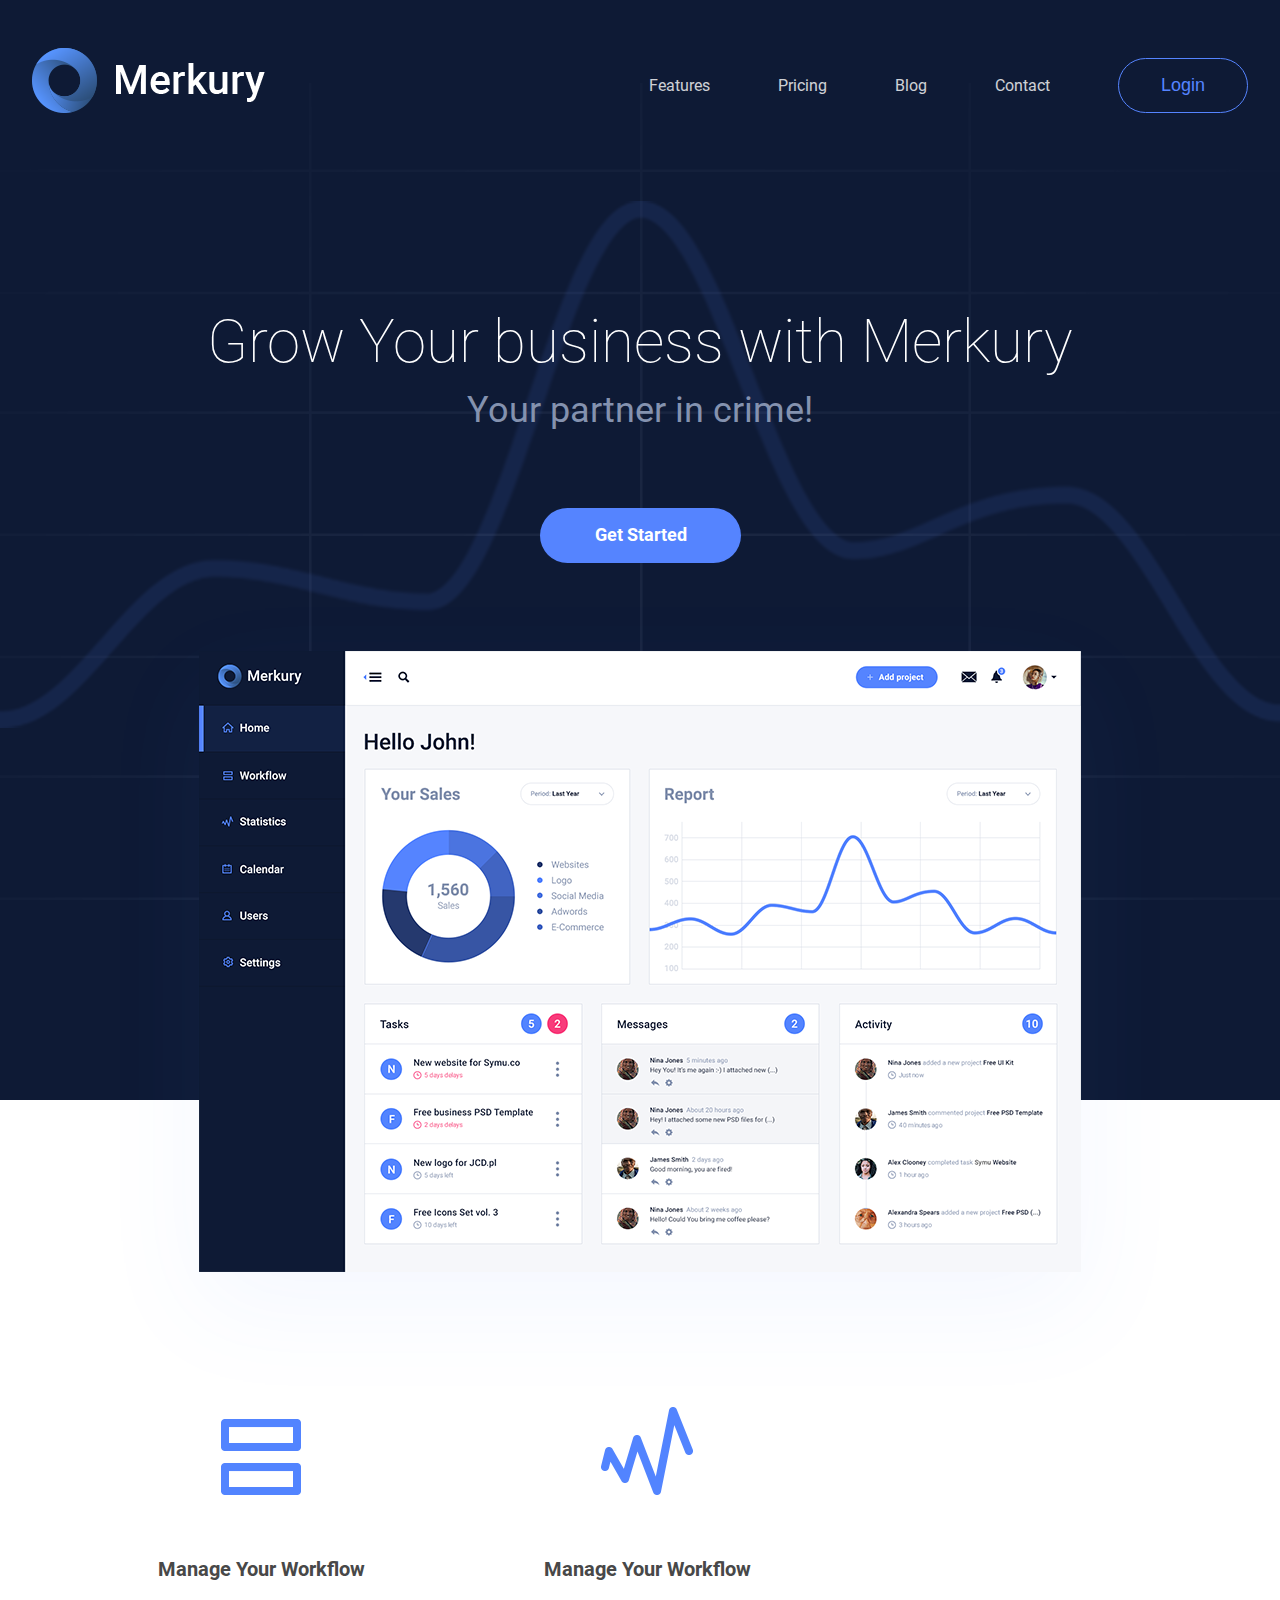
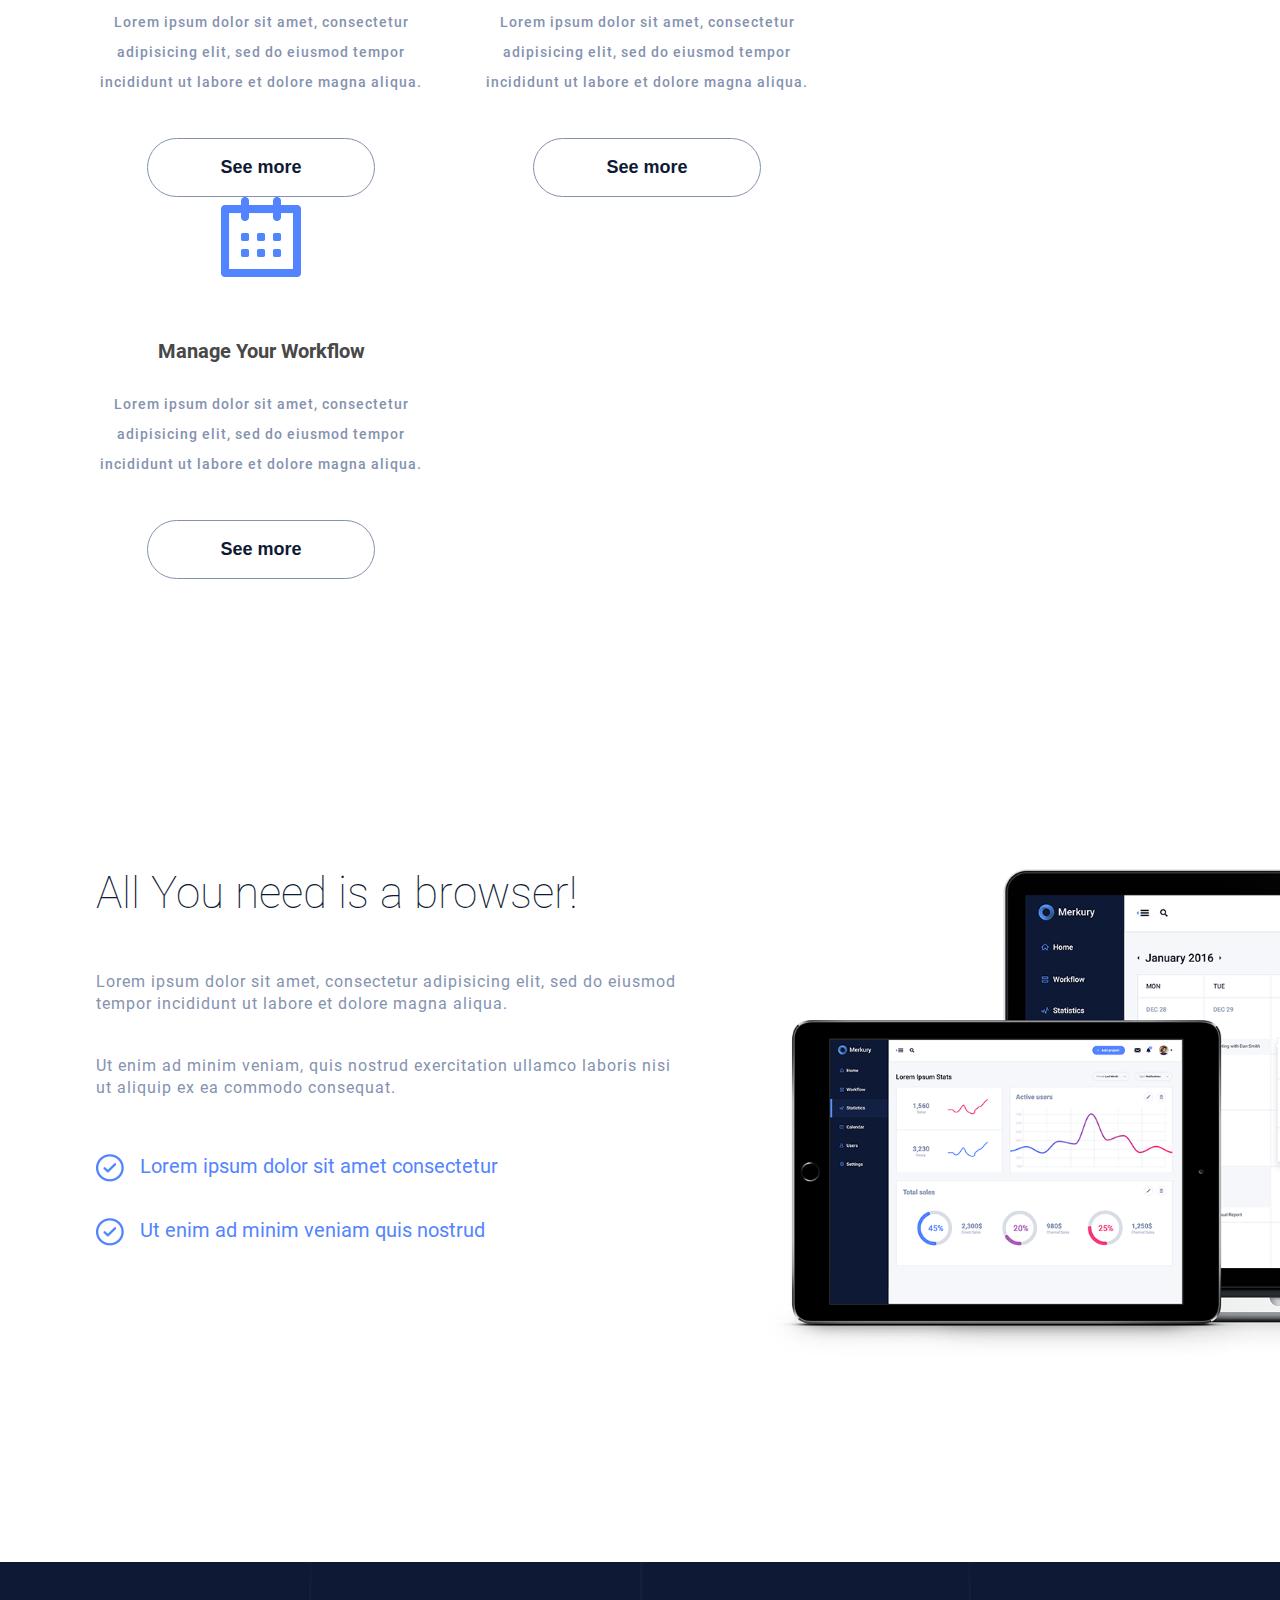
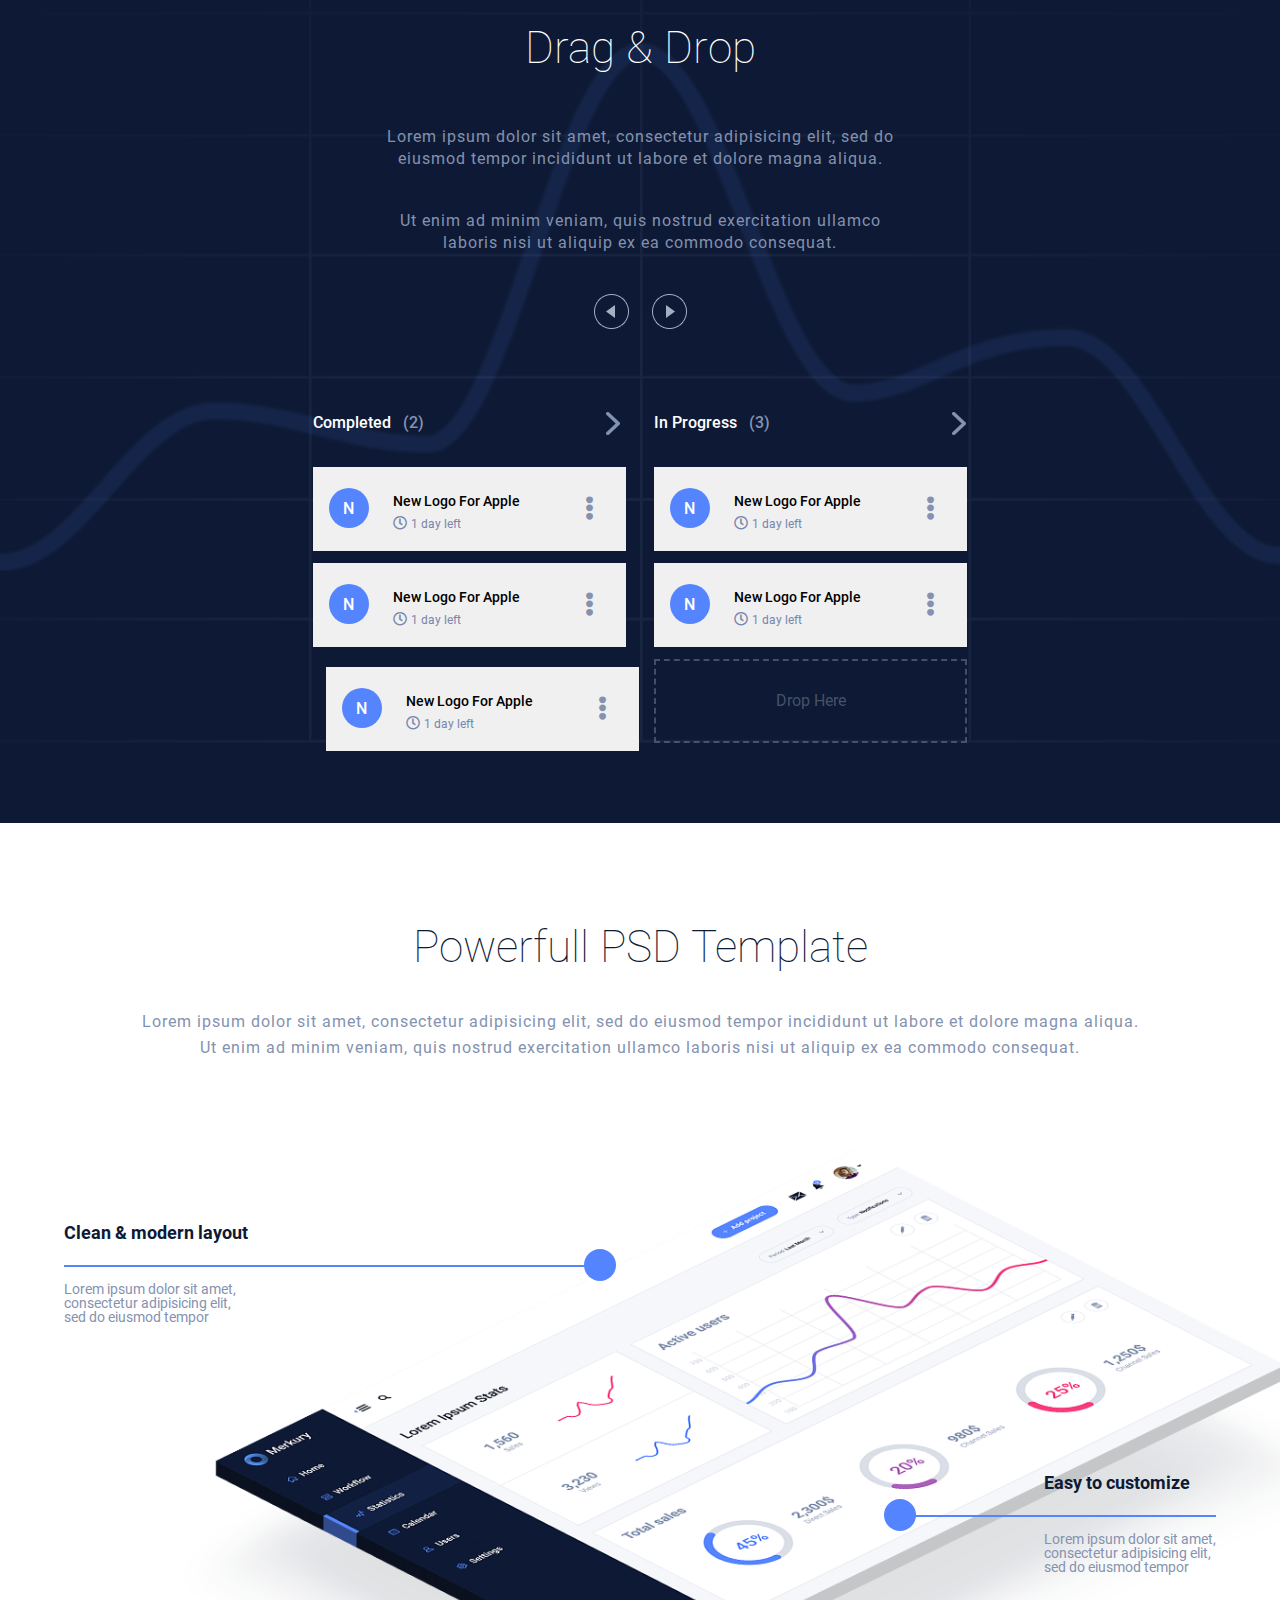
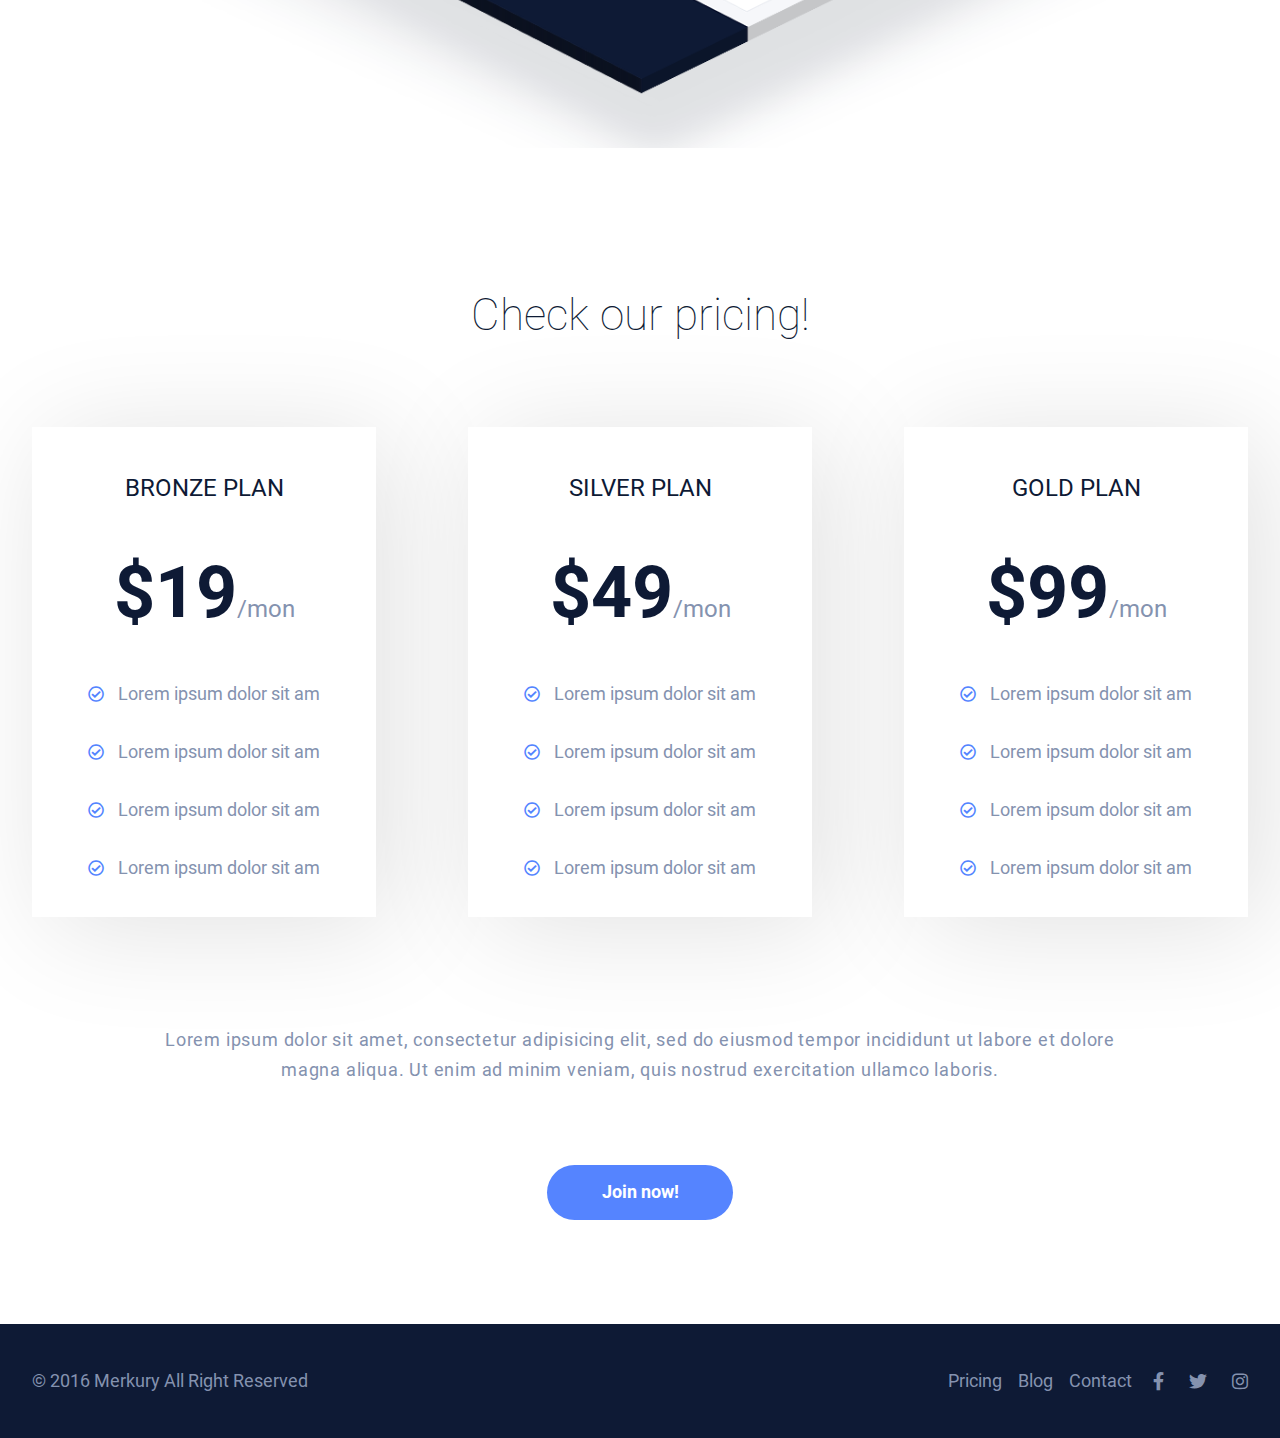
<file: 1-merkury-page/index.html>
<!DOCTYPE html>
<html lang="en">
  <head>
    <meta charset="UTF-8" />
    <meta name="viewport" content="width=device-width, initial-scale=1.0" />
    <title>Merkury - Grow your business with merury</title>
    <link rel="stylesheet" href="css/style.css" />
    <link rel="stylesheet" href="css/all.min.css" />
  </head>
  <body>
    <div id="page" class="web-page">
      <!-- Header -->
      <header>
        <div class="header-container">
          <div class="logo">
            <img src="images/mercury-logo.png" alt="mercury-logo" />
          </div>
          <nav class="navigation">
            <ul>
              <li><a href="#">features</a></li>
              <li><a href="#">pricing</a></li>
              <li><a href="#">blog</a></li>
              <li><a href="#">contact</a></li>
              <li><button class="button-top">Login</button></li>
            </ul>
          </nav>
          <div class="toggle-menu">
            <div></div>
            <div></div>
            <div></div>
          </div>
        </div>
      </header>

      <!--Main Section  -->
      <main id="main-content" class="site-main">
        <section class="hero">
          <div class="hero-container">
            <h1>Grow Your business with Merkury</h1>
            <p>Your partner in crime!</p>

            <div class="btn-primary">
              <button class="cta">Get Started</button>
            </div>

            <div class="hero-img">
              <img src="images/dashboard-hero-img.png" alt="dashboard-image" />
            </div>
          </div>
        </section>

        <div class="features">
          <div class="features-wrap">
            <div class="feature f-one">
              <div class="f-icon">
                <img src="images/workflow.png" alt="workflow-icon" />
              </div>
              <h6>Manage Your Workflow</h6>
              <p>
                Lorem ipsum dolor sit amet, consectetur <br />
                adipisicing elit, sed do eiusmod tempor <br />
                incididunt ut labore et dolore magna aliqua.
              </p>
              <div class="btn-border">
                <button class="btn-secondary-grey">See more</button>
              </div>
            </div>

            <div class="feature f-two">
              <div class="f-icon">
                <img src="images/analytics.png" alt="analytics-icon" />
              </div>
              <h6>Manage Your Workflow</h6>
              <p>
                Lorem ipsum dolor sit amet, consectetur <br />
                adipisicing elit, sed do eiusmod tempor <br />
                incididunt ut labore et dolore magna aliqua.
              </p>

              <div class="btn-border">
                <button class="btn-secondary-grey">See more</button>
              </div>
            </div>

            <div class="feature f-three">
              <div class="f-icon">
                <img src="images/deadline.png" alt="deadline-icon" />
              </div>
              <h6>Manage Your Workflow</h6>
              <p>
                Lorem ipsum dolor sit amet, consectetur <br />
                adipisicing elit, sed do eiusmod tempor <br />
                incididunt ut labore et dolore magna aliqua.
              </p>

              <div class="btn-border">
                <button class="btn-secondary-grey">See more</button>
              </div>
            </div>
          </div>
        </div>

        <div class="browser-feature-container">
          <div class="browser-feature-wrap">
            <div class="browser-info-left">
              <h2>All You need is a browser!</h2>

              <div class="browser-brief">
                <p>
                  Lorem ipsum dolor sit amet, consectetur adipisicing elit, sed
                  do eiusmod <br />
                  tempor incididunt ut labore et dolore magna aliqua.
                </p>
                <p>
                  Ut enim ad minim veniam, quis nostrud exercitation ullamco
                  laboris nisi <br />
                  ut aliquip ex ea commodo consequat.
                </p>
              </div>
              <div class="browser-checks">
                <a href="#"
                  ><img src="images/checked-icon.png" alt="checked-icon" />Lorem
                  ipsum dolor sit amet consectetur</a
                >
                <a href="#"
                  ><img src="images/checked-icon.png" alt="checked-icon" />Ut
                  enim ad minim veniam quis nostrud</a
                >
              </div>
            </div>

            <div class="browser-image">
              <img src="images/browser-bg-img.png" alt="gadgets-img" />
            </div>
          </div>
        </div>

        <div class="drag-feature-container">
          <div class="drag-feature-wrap">
            <div class="drag-info-right">
              <h2>Drag & Drop</h2>
              <div class="browser-brief">
                <p>
                  Lorem ipsum dolor sit amet, consectetur adipisicing elit, sed
                  do<br />
                  eiusmod tempor incididunt ut labore et dolore magna aliqua.
                </p>
                <p>
                  Ut enim ad minim veniam, quis nostrud exercitation ullamco<br />
                  laboris nisi ut aliquip ex ea commodo consequat.
                </p>
              </div>

              <div class="arrows">
                <img src="images/arrow-left.png" alt="left-arrow" />
                <img src="images/arrow-left.png" alt="left-arrow" />
              </div>
            </div>

            <div class="demo-img-left">
              <div class="completed">
                <div class="comp-title-common">
                  <h4>In Progress <span>(3)</span></h4>
                  <img
                    src="images/progress-arrow-right.png"
                    alt="arrow-right"
                  />
                </div>
                <div class="component-row-common">
                  <div class="user-cred"><span>N</span></div>
                  <div class="comp-task-common">
                    <p>new logo for apple</p>

                    <p><i class="far fa-clock"></i>1 day left</p>
                  </div>
                  <div class="expand-icon-common">
                    <i class="fas fa-ellipsis-v"></i>
                  </div>
                </div>
                <div class="component-row-common">
                  <div class="user-cred"><span>N</span></div>
                  <div class="comp-task-common">
                    <p>new logo for apple</p>

                    <p><i class="far fa-clock"></i>1 day left</p>
                  </div>
                  <div class="expand-icon-common">
                    <i class="fas fa-ellipsis-v"></i>
                  </div>
                </div>
                <div class="drag-class">
                  <div class="drop-here">
                    <p>drop here</p>
                  </div>
                </div>
              </div>

              <div class="completed">
                <div class="comp-title-common">
                  <h4>Completed <span>(2)</span></h4>
                  <img
                    src="images/progress-arrow-right.png"
                    alt="arrow-right"
                  />
                </div>
                <div class="component-row-common">
                  <div class="user-cred"><span>N</span></div>
                  <div class="comp-task-common">
                    <p>new logo for apple</p>
                    <p><i class="far fa-clock"></i>1 day left</p>
                  </div>
                  <div class="expand-icon-common">
                    <i class="fas fa-ellipsis-v"></i>
                  </div>
                </div>
                <div class="component-row-common">
                  <div class="user-cred"><span>N</span></div>
                  <div class="comp-task-common">
                    <p>new logo for apple</p>
                    <p><i class="far fa-clock"></i>1 day left</p>
                  </div>
                  <div class="expand-icon-common">
                    <i class="fas fa-ellipsis-v"></i>
                  </div>
                </div>
                <div class="component-row-common">
                  <div class="user-cred"><span>N</span></div>
                  <div class="comp-task-common">
                    <p>new logo for apple</p>
                    <p><i class="far fa-clock"></i>1 day left</p>
                  </div>
                  <div class="expand-icon-common">
                    <i class="fas fa-ellipsis-v"></i>
                  </div>
                </div>
              </div>
            </div>
          </div>
        </div>

        <section id="pricing" class="brief-pricing">
          <div class="pricing-wrap">
            <div class="pricing-title">
              <h2>Powerfull PSD Template</h2>
              <p>
                Lorem ipsum dolor sit amet, consectetur adipisicing elit, sed do
                eiusmod tempor incididunt ut labore et dolore magna aliqua.
                <br />
                Ut enim ad minim veniam, quis nostrud exercitation ullamco
                laboris nisi ut aliquip ex ea commodo consequat.
              </p>
            </div>
            <div class="template-info">
              <div class="template-common template-left">
                <h6>Clean & modern layout</h6>
                <p>
                  Lorem ipsum dolor sit amet,<br />
                  consectetur adipisicing elit,<br />
                  sed do eiusmod tempor
                </p>
              </div>
              <div class="template-common template-right">
                <h6>Easy to customize</h6>
                <p>
                  Lorem ipsum dolor sit amet,<br />
                  consectetur adipisicing elit,<br />
                  sed do eiusmod tempor
                </p>
              </div>
              <div class="template-img">
                <img src="images/template-img.png" alt="" />
              </div>
            </div>
          </div>

          <div class="pricing-plan-wrap">
            <h2>Check our pricing!</h2>

            <div class="pricing-cards">
              <div class="pricing-cards-wrap">
                <div class="p-card-common card-one">
                  <h5>BRONZE PLAN</h5>
                  <h3>$19<span>/mon</span></h3>
                  <ul>
                    <li>
                      <i class="far fa-check-circle"></i>Lorem ipsum dolor sit
                      am
                    </li>
                    <li>
                      <i class="far fa-check-circle"></i>Lorem ipsum dolor sit
                      am
                    </li>
                    <li class="icon-red">
                      <i class="far fa-check-circle"></i>Lorem ipsum dolor sit
                      am
                    </li>
                    <li class="icon-red">
                      <i class="far fa-check-circle"></i>Lorem ipsum dolor sit
                      am
                    </li>
                  </ul>
                </div>

                <div class="p-card-common card-one">
                  <h5>SILVER PLAN</h5>
                  <h3>$49<span>/mon</span></h3>
                  <ul>
                    <li>
                      <i class="far fa-check-circle"></i>Lorem ipsum dolor sit
                      am
                    </li>
                    <li>
                      <i class="far fa-check-circle"></i>Lorem ipsum dolor sit
                      am
                    </li>
                    <li>
                      <i class="far fa-check-circle"></i>Lorem ipsum dolor sit
                      am
                    </li>
                    <li>
                      <i class="far fa-check-circle"></i>Lorem ipsum dolor sit
                      am
                    </li>
                  </ul>
                </div>

                <div class="p-card-common card-one">
                  <h5>GOLD PLAN</h5>
                  <h3>$99<span>/mon</span></h3>
                  <ul>
                    <li>
                      <i class="far fa-check-circle"></i>Lorem ipsum dolor sit
                      am
                    </li>
                    <li>
                      <i class="far fa-check-circle"></i>Lorem ipsum dolor sit
                      am
                    </li>
                    <li>
                      <i class="far fa-check-circle"></i>Lorem ipsum dolor sit
                      am
                    </li>
                    <li>
                      <i class="far fa-check-circle"></i>Lorem ipsum dolor sit
                      am
                    </li>
                  </ul>
                </div>
              </div>
            </div>

            <div class="pricing-tc">
              <p>
                Lorem ipsum dolor sit amet, consectetur adipisicing elit, sed do
                eiusmod tempor incididunt ut labore et dolore<br />
                magna aliqua. Ut enim ad minim veniam, quis nostrud exercitation
                ullamco laboris.
              </p>

              <div class="btn-primary">
                <button>Join now!</button>
              </div>
            </div>
          </div>
        </section>
      </main>

      <footer class="site-footer">
        <div class="footer-container">
          <div class="copyright">
            <p>© 2016 Merkury All Right Reserved</p>
          </div>
          <div class="social-icons">
            <i class="fab fa-facebook-f"></i>
            <i class="fab fa-twitter"></i>
            <i class="fab fa-instagram"></i>
          </div>
          <div class="footer-nav">
            <ul>
              <li><a href="#">Pricing </a></li>
              <li><a href="#">Blog</a></li>
              <li><a href="#">Contact</a></li>
            </ul>
          </div>
        </div>
      </footer>
    </div>
  </body>
</html>
</file>
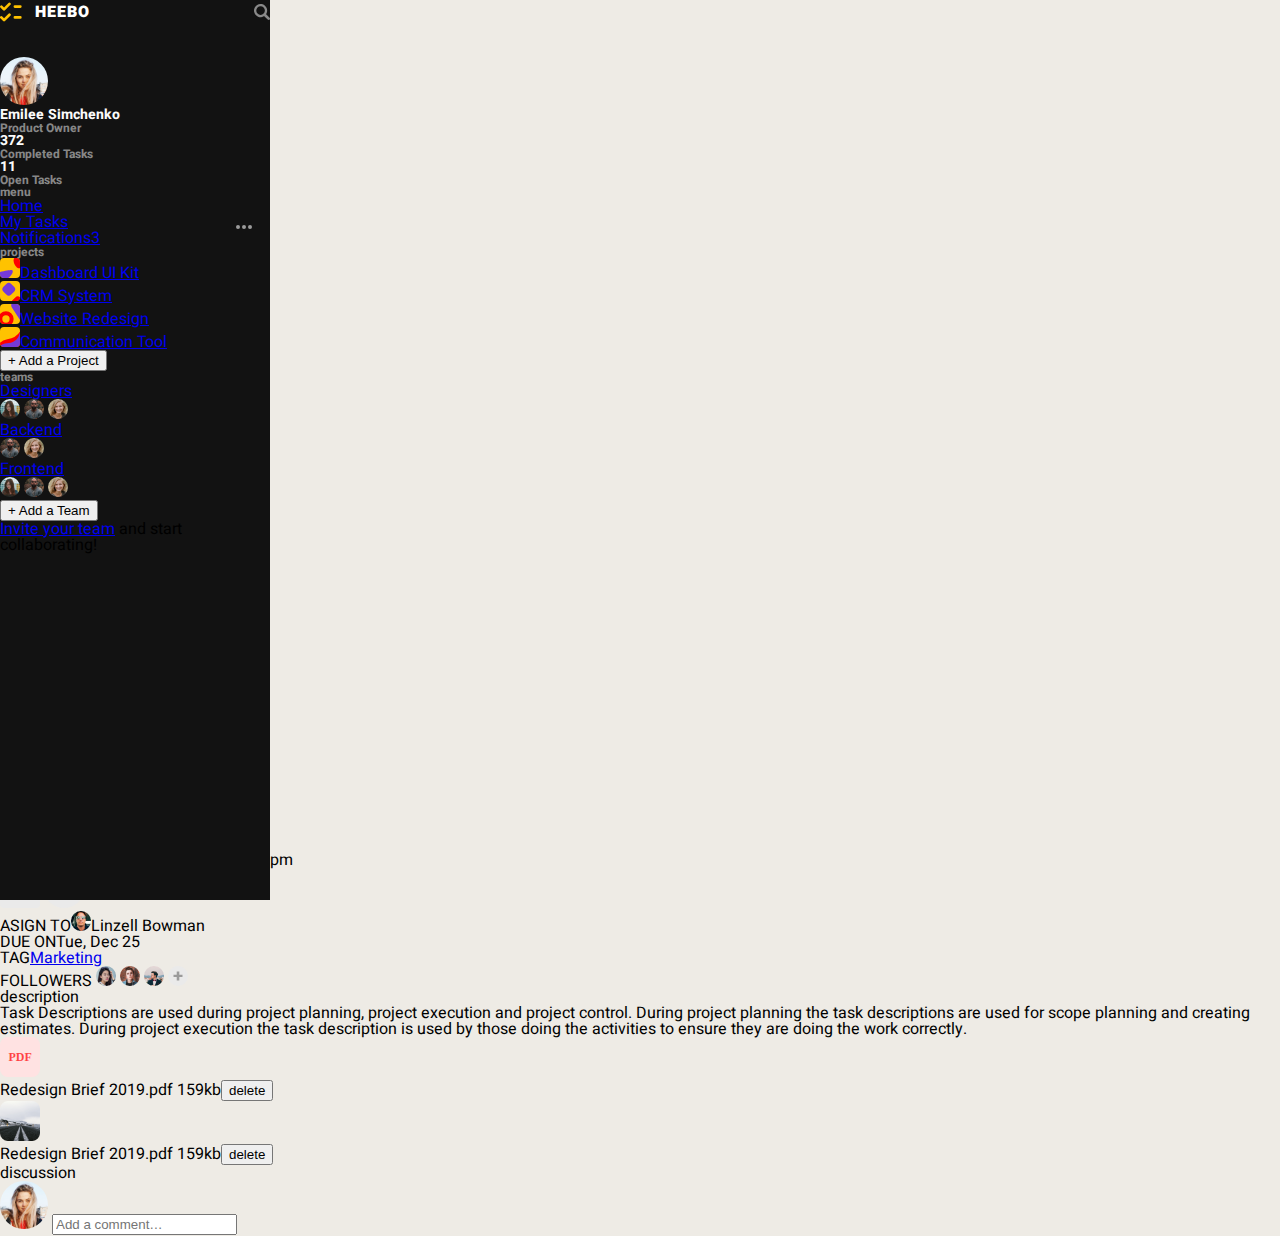
<file: 3-project-management-dashboard/index.html>
<!DOCTYPE html>
<html lang="en">

<head>
    <meta charset="UTF-8">
    <meta name="viewport" content="width=device-width, initial-scale=1.0">
    <title>Heebo - Web based project management tool</title>
    <link rel="stylesheet" href="css/style.css">
    <link rel="stylesheet" href="css/all.min.css">
</head>

<body>
    <div id="heebo-main-app">
        <section class="content-wrap">
            <aside class="app-sidebar">
                <div class="sidebar-header">
                    <div class="app-logo">
                        <svg xmlns="http://www.w3.org/2000/svg" width="90.594" height="24" viewBox="0 0 90.594 24">
              <defs>
                <style>
                  .cls-1 {
                    fill: #fff;
                    font-size: 16px;
                    font-family: Heebo-Black, Heebo, sans-serif;
                    font-weight: 800;
                    letter-spacing: 0.072em;
                  }

                  .cls-2 {
                    fill: #ffc200;
                  }
                </style>
              </defs>
              <g id="heebo-logo" transform="translate(-30.406 -30)">
                <text id="app-name" class="cls-1" transform="translate(65 47)">
                  <tspan x="0" y="0">HEEBO</tspan>
                </text>
                <g id="heebo-logo-2" data-name="heebo-logo" transform="translate(30.406 30)">
                  <path id="Path" class="cls-2"
                    d="M10.411.4A1.355,1.355,0,0,0,8.5.394L4.051,4.844,2.305,3.1A1.351,1.351,0,0,0,.4,5.006l2.7,2.7a1.338,1.338,0,0,0,.954.4,1.357,1.357,0,0,0,.956-.394l5.4-5.4A1.352,1.352,0,0,0,10.411.4Z"
                    transform="translate(0 2.544)" />
                  <path id="Path-2" data-name="Path" class="cls-2"
                    d="M10.411.4A1.355,1.355,0,0,0,8.5.394L4.051,4.844,2.305,3.1A1.351,1.351,0,1,0,.4,5.009l2.7,2.7a1.354,1.354,0,0,0,1.91,0l5.4-5.4A1.352,1.352,0,0,0,10.411.4Z"
                    transform="translate(0 13.351)" />
                  <path id="Path-3" data-name="Path" class="cls-2"
                    d="M6.755,0h-5.4a1.351,1.351,0,0,0,0,2.7h5.4a1.351,1.351,0,1,0,0-2.7Z"
                    transform="translate(13.507 5.245)" />
                  <path id="Path-4" data-name="Path" class="cls-2"
                    d="M6.755,0h-5.4a1.351,1.351,0,0,0,0,2.7h5.4a1.351,1.351,0,1,0,0-2.7Z"
                    transform="translate(13.507 16.053)" />
                </g>
              </g>
            </svg>
                    </div>
                    <div class="search-field">
                        <svg xmlns="http://www.w3.org/2000/svg" width="16" height="16" viewBox="0 0 16 16">
              <defs>
                <style>
                  .cls-3 {
                    fill: #fff;
                    opacity: 0.5;
                  }
                </style>
              </defs>
              <path id="search" class="cls-3"
                d="M14.663,16a1.328,1.328,0,0,1-.945-.392l-3.477-3.477a.294.294,0,0,1-.027-.032c-.007-.009-.014-.018-.021-.026a6.578,6.578,0,1,1,1.88-1.88l.026.021a.306.306,0,0,1,.033.028l3.476,3.476A1.337,1.337,0,0,1,14.663,16ZM6.578,2.281a4.3,4.3,0,1,0,4.3,4.3A4.3,4.3,0,0,0,6.578,2.281Z" />
            </svg>
                    </div>
                </div>
                <div class="sidebar-user-profile">
                    <div class="profile-wrap">
                        <div class="profile-picture">
                            <img src="images/profile-picture.png" alt="profile-picture">
                        </div>
                        <div class="user-name-position heebo-bold-medium">
                            <h5>Emilee Simchenko</h5>
                            <h6>Product Owner</h6>
                        </div>
                        <a href="#">
                            <svg class="expand-more" xmlns="http://www.w3.org/2000/svg" width="16" height="4" viewBox="0 0 16 4">
                <defs>
                  <style>
                    .cls-more {
                      fill: #9b9b9b;
                    }
                  </style>
                </defs>
                <path id="more-icon" class="cls-more"
                  d="M12,2a2,2,0,1,1,2,2A2,2,0,0,1,12,2ZM6,2A2,2,0,1,1,8,4,2,2,0,0,1,6,2ZM0,2A2,2,0,1,1,2,4,2,2,0,0,1,0,2Z" />
              </svg></a>
                    </div>
                </div>
                <nav class="sidebar-navigation">
                    <div class="sidebar-wrap">
                        <div class="task-overview heebo-bold-medium">
                            <div class="completed-tasks">
                                <h4>372</h4>
                                <h6>Completed Tasks</h6>
                            </div>
                            <div class="open-tasks">
                                <h4>11</h4>
                                <h6>Open Tasks</h6>
                            </div>
                        </div>
                        <div class="sidebar-menu">
                            <h6>menu</h6>
                            <ul class="menu-nav">
                                <li><a href="#">Home</a></li>
                                <li><a href="#">My Tasks</a></li>
                                <li><a href="#">Notifications<span>3</span></a></li>
                            </ul>
                        </div>
                        <div class="sidebar-menu sidebar-projects">
                            <h6>projects</h6>
                            <ul class="menu-nav">
                                <li>
                                    <a href="#"><img src="icons/sidebar/dahboard-icon.svg" alt="icon">Dashboard UI Kit</a>
                                </li>
                                <li>
                                    <a href="#"><img src="icons/sidebar/crm-icon.svg" alt="icon">CRM System</a>
                                </li>
                                <li class="active">
                                    <a href="#"><img src="icons/sidebar/website-icon.svg" alt="icon">Website Redesign</a>
                                </li>
                                <li>
                                    <a href="#"><img src="icons/sidebar/communication-icon.svg" alt="icon">Communication Tool</a>
                                </li>
                            </ul>
                            <button class="add-project-btn"> + Add a Project</button>
                        </div>
                        <div class="sidebar-menu sidebar-teams">
                            <h6>teams</h6>
                            <ul class="menu-nav">
                                <li>
                                    <a href="#">Designers</a>
                                    <div class="avatar-wrap">
                                        <img src="images/team-pic.png" alt="team-member">
                                        <img src="images/team-pic-2.png" alt="team-member">
                                        <img src="images/team-pic-3.png" alt="team-member">
                                    </div>
                                </li>
                                <li>
                                    <a href="#">Backend</a>
                                    <div class="avatar-wrap-backend">
                                        <img src="images/team-pic-2.png" alt="team-member">
                                        <img src="images/team-pic-3.png" alt="team-member">
                                    </div>
                                </li>
                                <li>
                                    <a href="#">Frontend</a>
                                    <div class="avatar-wrap-frontend">
                                        <img src="images/team-pic.png" alt="team-member">
                                        <img src="images/team-pic-2.png" alt="team-member">
                                        <img src="images/team-pic-3.png" alt="team-member">
                                    </div>
                                </li>
                            </ul>
                            <button class="add-project-btn"> + Add a Team</button>
                        </div>
                    </div>
                </nav>
                <div class="invite-link">
                    <p><a href="#">Invite your team</a> and start collaborating!</p>
                </div>
            </aside>
            <main class="main-content">
                <header>
                    <div class="header-wrap">
                        <div class="header-top">
                            <div class="title-row">
                                <div class="task-title">
                                    <svg id="website-title-icon" xmlns="http://www.w3.org/2000/svg" width="40" height="40" viewBox="0 0 40 40">
                    <defs>
                      <clipPath id="clip-path">
                        <rect id="Mask" width="40" height="40" rx="8" fill="#ffc200" />
                      </clipPath>
                    </defs>
                    <rect id="Mask-2" data-name="Mask" width="40" height="40" rx="8" fill="#ffc200" />
                    <g id="Icon" clip-path="url(#clip-path)">
                      <g id="Shapes" transform="translate(-3 -18.753)">
                        <path id="Rectangle_2_Copy_2" data-name="Rectangle 2 Copy 2"
                          d="M.058,4.028a4,4,0,0,1,4-4L31.31,0a4,4,0,0,1,4,4l-.058,47.936a4,4,0,0,1-4,4L4,55.969a4,4,0,0,1-4-4Z"
                          transform="matrix(0.839, -0.545, 0.545, 0.839, 22.665, 19.418)" fill="#753ad7" />
                        <g id="Oval_4_Copy" data-name="Oval 4 Copy" transform="translate(0.598 30.267)" fill="none"
                          stroke="red" stroke-miterlimit="10" stroke-width="6">
                          <ellipse cx="15.328" cy="15.369" rx="15.328" ry="15.369" stroke="none" />
                          <ellipse cx="15.328" cy="15.369" rx="12.328" ry="12.369" fill="none" />
                        </g>
                      </g>
                    </g>
                  </svg>
                                    <h1>website redesign</h1>
                                    <div class="more-options">
                                        <img src="icons/sidebar/more-icon.svg" alt="expand-more">
                                    </div>
                                </div>
                            </div>
                            <div class="share-chat-row">
                                <div class="people-column">
                                    <img src="images/header/Pic.png" alt="user-image">
                                    <img src="images/header/Pic-2.png" alt="user-image">
                                    <img src="images/header/Pic-3.png" alt="user-image">
                                </div>
                                <div class="share-btn">
                                    <button>share</button>
                                </div>
                                <div class="chat-btn">
                                    <button><img src="icons/sidebar/chat-btn-icon.svg" alt="Chat">Chat</button>
                                </div>
                            </div>
                        </div>
                        <div class="header-bottom">
                            <nav class="main-nav">
                                <ul>
                                    <li class="main-active"><a href="#">Tasks</a></li>
                                    <li><a href="#">Kanban</a></li>
                                    <li><a href="#">Activity</a></li>
                                    <li><a href="#">Calendar</a></li>
                                    <li><a href="#">Files</a></li>
                                </ul>
                            </nav>
                        </div>
                    </div>
                </header>
                <div class="project-activity">
                    <div class="project-activity-wrap">
                        <div class="activity-left">
                            <div class="activity-wrap-left">
                                <div class="backlog-wrap">
                                    <div class="backlog-title">
                                        <h2>Backlog</h2>
                                        <button class="add-task-btn">+ add task</button>
                                    </div>
                                    <div class="backlog-msg">
                                        <img src="icons/main-content/tick-icon.svg" alt="main-icon">
                                        <div class="msg-row development">
                                            <p>E-mail after registration so that I <br> 
                                                can confirm my address</p>
                                            <img src="images/team-pic.png" alt="team-pic">
                                            <a href="£">Development</a>
                                        </div>
                                    </div>
                                    <div class="backlog-msg">
                                        <img src="icons/main-content/tick-icon-disabled.svg" alt="main-icon">
                                        <div class="msg-row marketing">
                                            <p>Find top 5 customers and get <br>
                                                reviews from them</p>
                                            <img src="images/team-pic.png" alt="team-pic">
                                            <a href="£">Marketing</a>
                                        </div>
                                    </div>
                                    <div class="backlog-msg">
                                        <img src="icons/main-content/tick-icon-disabled.svg" alt="main-icon">
                                        <div class="msg-row design">
                                            <p>Two-factor authentication to make <br>
                                                my private data more secure </p>
                                            <img src="images/team-pic.png" alt="team-pic">
                                            <a href="£">Design</a>
                                        </div>
                                    </div>
                                </div>
                                <div class="todo-wrap">
                                    <div class="backlog-title">
                                        <h2>To Do</h2>
                                        <button class="add-task-btn">+ add task</button>
                                    </div>
                                    <div class="backlog-msg">
                                        <img src="icons/main-content/tick-icon-disabled.svg" alt="main-icon">
                                        <div class="msg-row design">
                                            <p>An option to search in current <br>
                                                projects or in all projects</p>
                                            <img src="images/team-pic.png" alt="team-pic">
                                            <a href="£">Design</a>
                                        </div>
                                    </div>
                                    <div class="backlog-msg">
                                        <img src="icons/main-content/tick-icon-disabled.svg" alt="main-icon">
                                        <div class="msg-row marketing">
                                            <p>Account for teams and personal in <br>
                                                bottom style</p>
                                            <img src="images/team-pic.png" alt="team-pic">
                                            <a href="£">Marketing</a>
                                        </div>
                                    </div>
                                    <div class="backlog-msg">
                                        <img src="icons/main-content/tick-icon-disabled.svg" alt="main-icon">
                                        <div class="msg-row design">
                                            <p>Listing on Product Hunt so that we <br>
                                                can reach as many potential users </p>
                                            <img src="images/team-pic.png" alt="team-pic">
                                            <a href="£">Design</a>
                                        </div>
                                    </div>
                                </div>
                            </div>
                        </div>
                        <div class="activity-right">
                            <div class="activity-wrap-right">
                                <div class="customer-requests-top">
                                    <div class="requests-title">
                                        <h3>Find top 5 customer requests <br>
                                            <span>Added by Kristin A. yesterday at 12:41pm</span>
                                        </h3>
                                        <div class="more-buttons">
                                            <img src="icons/main-content/tick-disabled-xl.svg" alt="tick-icon">
                                            <img src="icons/main-content/more-disabled-xl.svg" alt="more-icon">
                                        </div>
                                    </div>
                                    <div class="requests-detail">
                                        <ul>
                                            <li>ASIGN TO<span class="asign"><img src="images/main/Oval.png" alt="user-assign">Linzell Bowman</span></li>
                                            <li>DUE ON<span>Tue, Dec 25</span></li>
                                            <li class="marketing">TAG<span><a href="£">Marketing</a></span></li>
                                            <li>FOLLOWERS 
                                                <span class="followers">
                                                    <img src="images/main/follower-1.png" alt="follower">
                                                    <img src="images/main/follower-2.png" alt="follower">
                                                    <img src="images/main/follower-3.png" alt="follower">
                                                    <img src="icons/main-content/add-follower-icon.svg" alt="add-follower">
                                                </span>
                                            </li>
                                        </ul>
                                    </div>
                                    <div class="requests-description">
                                        <h3>description</h3>
                                        <p>Task Descriptions are used during project planning, project execution and project control. During project planning the task descriptions are used for scope planning and creating estimates. During project execution the task description is used by those doing the activities to ensure they are doing the work correctly.
                                        </p>
                                        <div class="description-files">
                                            <div class="file-common">
                                                <img src="icons/main-content/pdf.svg" alt="pdf">
                                                <p>Redesign Brief 2019.pdf <span>159kb<button class="delete-text-btn">delete</button></span></p>    
                                            </div>
                                            <div class="file-common">
                                                <img src="images/main/header-png.png" alt="pdf">
                                                <p>Redesign Brief 2019.pdf <span>159kb<button class="delete-text-btn">delete</button></span></p>
                                            </div>
                                        </div>
                                    </div>
                                    <div class="discussion-bottom">
                                        <h3>discussion</h3>
                                        <ul class="comments">
                                            <li class="add-comment">
                                                <img src="images/main/user-comment-input.png" alt="user-comment">
                                                <input type="text" placeholder="Add a comment…">
                                            </li> 
                                        </ul>
                                    </div>  
                                </div>                                
                            </div>
                        </div>
                    </div>
                </div>
            </main>
        </section>
    </div>
</body>

</html>
</file>
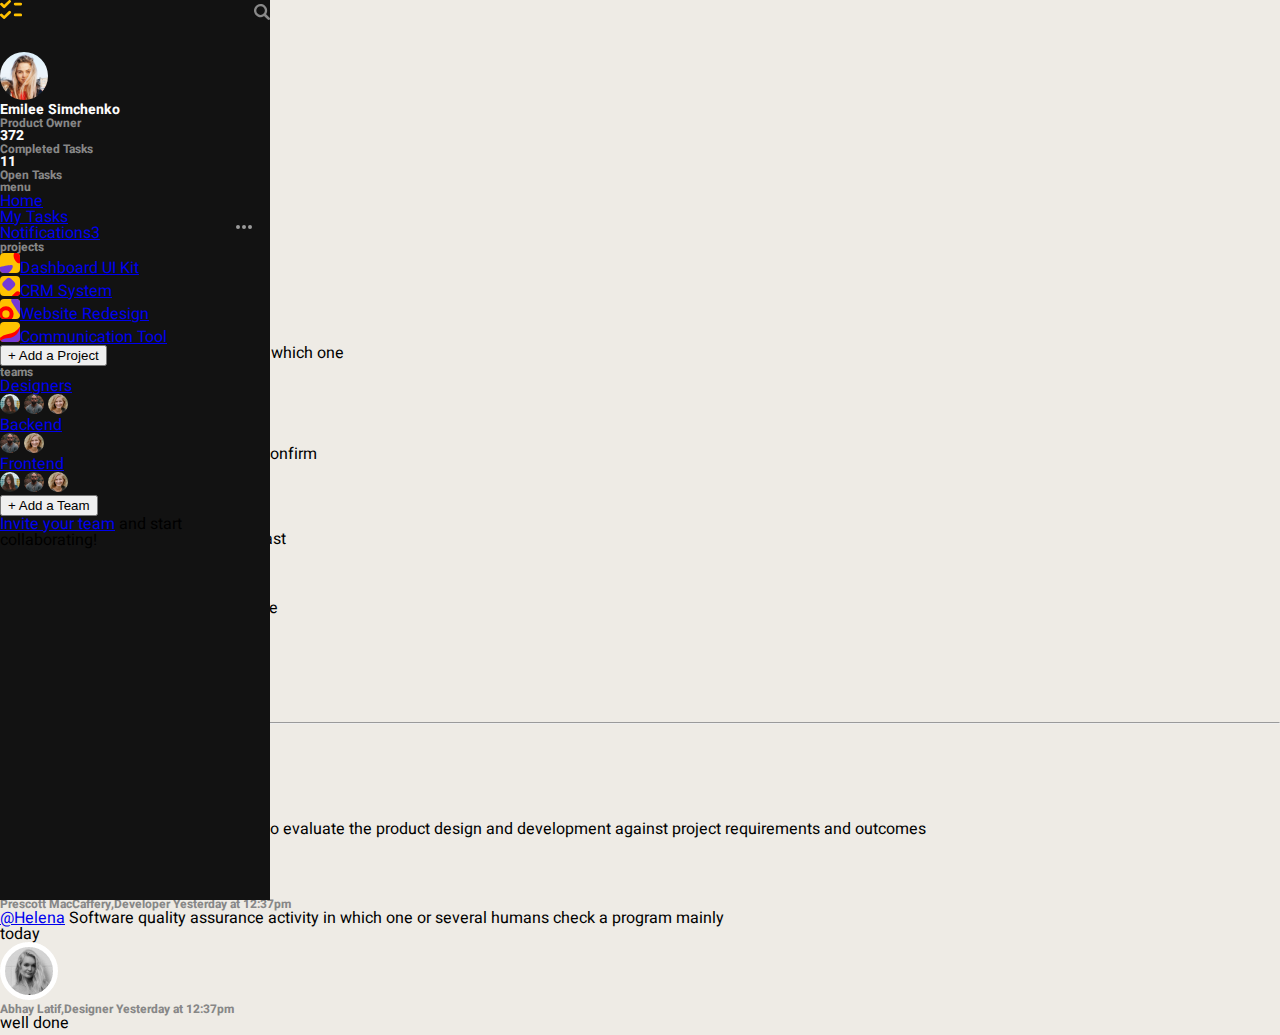
<file: 3-project-management-dashboard/threads-page.html>
<!DOCTYPE html>
<html lang="en">

<head>
    <meta charset="UTF-8">
    <meta name="viewport" content="width=device-width, initial-scale=1.0">
    <title>Heebo - Web based project management tool</title>
    <link rel="stylesheet" href="css/style.css">
    <link rel="stylesheet" href="css/all.min.css">
</head>

<body>
    <div id="heebo-main-app">
        <section class="content-wrap">
            <aside class="app-sidebar">
                <div class="sidebar-header">
                    <div class="app-logo">
                        <img src="icons/sidebar/heebo-logo.svg" alt="logo">
                    </div>
                    <div class="search-field">
                        <img src="icons/sidebar/search.svg" alt="search">
                    </div>
                </div>
                <div class="sidebar-user-profile">
                    <div class="profile-wrap">
                        <div class="profile-picture">
                            <img src="images/profile-picture.png" alt="profile-picture">
                        </div>
                        <div class="user-name-position heebo-bold-medium">
                            <h5>Emilee Simchenko</h5>
                            <h6>Product Owner</h6>
                        </div>
                        <a href="#">
                            <img class="expand-more" src="icons/sidebar/more-icon.svg" alt="more">
                        </a>
                    </div>
                </div>
                <nav class="sidebar-navigation">
                    <div class="sidebar-wrap">
                        <div class="task-overview heebo-bold-medium">
                            <div class="completed-tasks">
                                <h4>372</h4>
                                <h6>Completed Tasks</h6>
                            </div>
                            <div class="open-tasks">
                                <h4>11</h4>
                                <h6>Open Tasks</h6>
                            </div>
                        </div>
                        <div class="sidebar-menu">
                            <h6>menu</h6>
                            <ul class="menu-nav">
                                <li><a href="#">Home</a></li>
                                <li><a href="#">My Tasks</a></li>
                                <li><a href="#">Notifications<span>3</span></a></li>
                            </ul>
                        </div>
                        <div class="sidebar-menu sidebar-projects">
                            <h6>projects</h6>
                            <ul class="menu-nav">
                                <li>
                                    <a href="#"><img src="icons/sidebar/dahboard-icon.svg" alt="icon">Dashboard UI
                                        Kit</a>
                                </li>
                                <li>
                                    <a href="#"><img src="icons/sidebar/crm-icon.svg" alt="icon">CRM System</a>
                                </li>
                                <li class="active">
                                    <a href="#"><img src="icons/sidebar/website-icon.svg" alt="icon">Website
                                        Redesign</a>
                                </li>
                                <li>
                                    <a href="#"><img src="icons/sidebar/communication-icon.svg" alt="icon">Communication
                                        Tool</a>
                                </li>
                            </ul>
                            <button class="add-project-btn"> + Add a Project</button>
                        </div>
                        <div class="sidebar-menu sidebar-teams">
                            <h6>teams</h6>
                            <ul class="menu-nav">
                                <li>
                                    <a href="#">Designers</a>
                                    <div class="avatar-wrap">
                                        <img src="images/team-pic.png" alt="team-member">
                                        <img src="images/team-pic-2.png" alt="team-member">
                                        <img src="images/team-pic-3.png" alt="team-member">
                                    </div>
                                </li>
                                <li>
                                    <a href="#">Backend</a>
                                    <div class="avatar-wrap-backend">
                                        <img src="images/team-pic-2.png" alt="team-member">
                                        <img src="images/team-pic-3.png" alt="team-member">
                                    </div>
                                </li>
                                <li>
                                    <a href="#">Frontend</a>
                                    <div class="avatar-wrap-frontend">
                                        <img src="images/team-pic.png" alt="team-member">
                                        <img src="images/team-pic-2.png" alt="team-member">
                                        <img src="images/team-pic-3.png" alt="team-member">
                                    </div>
                                </li>
                            </ul>
                            <button class="add-project-btn"> + Add a Team</button>
                        </div>
                    </div>
                </nav>
                <div class="invite-link">
                    <p><a href="#">Invite your team</a> and start collaborating!</p>
                </div>
            </aside>
            <main class="main-content">
                <header>
                    <div class="header-wrap">
                        <div class="header-top">
                            <div class="title-row">
                                <div class="task-title">
                                    <img src="icons/sidebar/website-title-icon.svg" alt="icon">
                                    <h1>website redesign</h1>
                                    <div class="more-options">
                                        <img src="icons/sidebar/more-icon.svg" alt="expand-more">
                                    </div>
                                </div>
                            </div>
                            <div class="share-chat-row">
                                <div class="people-column">
                                    <img src="images/header/Pic.png" alt="user-image">
                                    <img src="images/header/Pic-2.png" alt="user-image">
                                    <img src="images/header/Pic-3.png" alt="user-image">
                                </div>
                                <div class="share-btn">
                                    <button>share</button>
                                </div>
                                <div class="chat-btn">
                                    <button><img src="icons/sidebar/chat-btn-icon.svg" alt="Chat">Chat</button>
                                </div>
                            </div>
                        </div>
                        <div class="header-bottom">
                            <nav class="main-nav">
                                <ul>
                                    <li class="main-active"><a href="#">Tasks</a></li>
                                    <li><a href="#">Kanban</a></li>
                                    <li><a href="#">Activity</a></li>
                                    <li><a href="#">Calendar</a></li>
                                    <li><a href="#">Files</a></li>
                                </ul>
                            </nav>
                        </div>
                    </div>
                </header>
                <div class="project-activity">
                    <div class="project-activity-wrap">
                        <div class="activity-left">
                            <div class="activity-wrap-left">
                                <div class="backlog-wrap">
                                    <div class="backlog-title">
                                        <h2>Threads</h2>
                                        <button class="add-task-btn">New Chat</button>
                                    </div>
                                    <div class="search-input">
                                        <input type="text" placeholder="Search">
                                    </div>
                                </div>
                                <div class="category-common">
                                    <h2>channels</h2>
                                    <div class="category-msg">
                                        <div class="category-title">
                                            <h6>#other<span>20min ago</span></h6>
                                            <div class="channel-members">
                                                <img src="images/main/channel-member-1.svg" alt="member">
                                                <img src="images/main/channel-member-2.svg" alt="member">
                                                <img src="images/main/channel-member-3.svg" alt="member">
                                            </div>
                                        </div>
                                        <p>
                                            Software quality assurance activity in
                                            which one <br> or several humans…
                                        </p>
                                        <div class="msg-count">3</div>
                                    </div>
                                </div>
                                <div class="category-common">
                                    <h2>Direct Messages</h2>
                                    <div class="category-msg msg-custom-background">
                                        <div class="category-title">
                                            <div class="user-dm-img">
                                                <img src="images/main/channel-member-3.svg" alt="member">
                                            </div>
                                            <h6>Azah Anyeni<span>3h ago</span></h6>
                                        </div>
                                        <p>
                                            E-mail after registration so that I can confirm <br>
                                            my address
                                        </p>
                                        <div class="msg-count">1</div>
                                    </div>
                                    <div class="category-msg msg-custom-background">
                                        <div class="category-title">
                                            <div class="user-dm-img">
                                                <img src="images/main/channel-member-1.svg" alt="member">
                                            </div>
                                            <h6>Riley Cooper<span>3h ago</span></h6>
                                        </div>
                                        <p>
                                            Could you provide an invoice for the last <br>
                                            payment?
                                        </p>
                                    </div>
                                    <div class="category-msg msg-custom-background">
                                        <div class="category-title">
                                            <div class="user-dm-img">
                                                <img src="images/main/channel-member-2.svg" alt="member">
                                            </div>
                                            <h6>Santiago Valentín<span>3h ago</span></h6>
                                        </div>
                                        <p>
                                            Need to talk you later. Ceo will be there <br>
                                            in 30 mins
                                        </p>
                                    </div>
                                </div>
                            </div>
                        </div>
                        <div class="activity-right">
                            <div class="activity-wrap-right">
                                <div class="customer-requests-top">
                                    <div class="requests-title custom-margin">
                                        <h3>#other<br>
                                            <ul>
                                                <li>
                                                    <span class="followers">
                                                        <img src="images/main/follower-1.png" alt="follower">
                                                        <img src="images/main/follower-2.png" alt="follower">
                                                        <img src="images/main/follower-3.png" alt="follower">
                                                        <img src="icons/main-content/add-follower-icon.svg"
                                                            alt="add-follower">
                                                    </span>
                                                </li>
                                            </ul>
                                        </h3>
                                        <div class="more-buttons">
                                            <img src="icons/main-content/more-disabled-xl.svg" alt="more-icon">
                                        </div>
                                    </div>
                                    <hr>
                                    <div class="discussion-bottom custom-title-center">
                                        <h3>yesterday</h3>
                                        <ul class="comments">
                                            <li class="added-comment">
                                                <img src="images/main/user-comment-icon-1.png" alt="user-comment">
                                                <h6><b>Helena Brauer,</b>Designer <span>Yesterday at 12:37pm</span></h6>
                                                <p>
                                                    During a project build, it is necessary to evaluate the product
                                                    design and
                                                    development against project requirements and outcomes
                                                </p>
                                            </li>
                                            <li class="added-comment">
                                                <img src="images/main/user-comment-icon-2.png" alt="user-comment">
                                                <h6><b>Prescott MacCaffery,</b>Developer <span>Yesterday at
                                                        12:37pm</span></h6>
                                                <p>
                                                    <a href="#">@Helena</a> Software quality assurance activity in which
                                                    one or several
                                                    humans check a program mainly
                                                </p>
                                            
                                            </li>
                                        </ul>
                                    </div>
                                    <div class="discussion-bottom custom-title-center">
                                        <h3>today</h3>
                                        <ul class="comments">
                                            <li class="added-comment">
                                                <img src="images/main/user-comment-icon-1.png" alt="user-comment">
                                                <h6><b>Abhay Latif,</b>Designer <span>Yesterday at 12:37pm</span></h6>
                                                <p>
                                                    well done
                                                </p>
                                            </li>
                                        </ul>
                                    </div>
                                </div>
                            </div>
                        </div>
                    </div>
                </div>
            </main>
        </section>
    </div>
</body>

</html>
</file>
<file: 1-merkury-page/css/style.css>
@font-face {
    font-family: 'Roboto';
    src: url('../fonts/Roboto-Regular.woff2') format('woff2'),
        url('../fonts/Roboto-Regular.woff') format('woff');
    font-weight: normal;
    font-style: normal;
    font-display: swap;
}

@font-face {
    font-family: 'Roboto';
    src: url('../fonts/Roboto-Bold.woff2') format('woff2'),
        url('../fonts/Roboto-Bold.woff') format('woff');
    font-weight: bold;
    font-style: normal;
    font-display: swap;
}

@font-face {
    font-family: 'Roboto';
    src: url('../fonts/Roboto-Medium.woff2') format('woff2'),
        url('../fonts/Roboto-Medium.woff') format('woff');
    font-weight: 500;
    font-style: normal;
    font-display: swap;
}

@font-face {
    font-family: 'Roboto';
    src: url('../fonts/Roboto-Thin.woff2') format('woff2'),
        url('../fonts/Roboto-Thin.woff') format('woff');
    font-weight: 100;
    font-style: normal;
    font-display: swap;
}

*{
    margin: 0;
    padding: 0;
    box-sizing: border-box;
}

html, body, div, span, applet, object, iframe,
h1, h2, h3, h4, h5, h6, p, blockquote, pre,
a, abbr, acronym, address, big, cite, code,
del, dfn, em, img, ins, kbd, q, s, samp,
small, strike, strong, sub, sup, tt, var,
b, u, i, center,
dl, dt, dd, ol, ul, li,
fieldset, form, label, legend,
table, caption, tbody, tfoot, thead, tr, th, td,
article, aside, canvas, details, embed, 
figure, figcaption, footer, header, hgroup, 
menu, nav, output, ruby, section, summary,
time, mark, audio, video {
	margin: 0;
	padding: 0;
	border: 0;
    font-family: "Roboto";
    color: #000;
    font-size: 16px;
    font-weight: 400;
    vertical-align: baseline;
    max-width: 100%;
}
/* HTML5 display-role reset for older browsers */
article, aside, details, figcaption, figure, 
footer, header, hgroup, menu, nav, section {
	display: block;
}
body {
    line-height: 1;
    overflow-x: hidden;
}
ol, ul {
	list-style: none;
}
blockquote, q {
	quotes: none;
}
blockquote:before, blockquote:after,
q:before, q:after {
	content: '';
	content: none;
}
table {
	border-collapse: collapse;
	border-spacing: 0;
}

/* Common CSS */
.btn-primary button {
    border: none;
    background-color: #5584ff;
    color: #fff;
    font-family: "Roboto";
    padding: 16px 54px 18px 55px;
    border-radius: 48px;
    font-size: 18px;
    font-weight: bold;
    transition: 0.3s ease-in-out;
}
.btn-primary button:hover {

    background-color: #3870ff;
    color: #fbfbfb;
    cursor: pointer;
   
}
.button-top {
    border: 1px solid #5584ff;
    background: transparent;
    color: #5584ff;
    padding: 16px 42px;
    border-radius: 100px;
    font-size: 18px;
    font-weight: 400;
    transition: 0.2s ease-in-out;
}
.button-top:hover {
    border: 1px solid transparent;
    background-color:  #5584ff;
    color: #fff;
}
h2 {
    font-size: 60px;
    font-weight: 100;
    color: #0e1b35;
    display: inline-block;
}

/* Custom CSS */

/* Page Wrap */
.web-page {
    background-image: url("../images/bg-graph-img.png");
    background-repeat: no-repeat;
    max-width: 100%;
    height: auto;
    background-position: top center;
}

/* Header CSS */
.header-container {
    max-width: 1700px;
    margin: 0 auto;
    padding: 48px 32px;
}
.logo {
    display: inline-block;
}
.navigation{
    float: right;
}
.navigation, .navigation ul li {
    display: inline-block;
    padding: 5px 0;
}
.navigation ul li a {
    text-decoration: none;
    text-transform: capitalize;
    margin-right: 64px;
    color: #fff;
    opacity: 0.8;
}
.navigation ul li a:hover {
    opacity: 1;
}
#main-content {
    margin: 148px auto 0;
}
.hero-container {
    max-width: 1500px;
    margin: 0 auto;
}
.hero-container h1 {
    font-size: 60px;
    font-weight: 300;
    text-align: center;
    color: #fff;
}
.hero-container p {
    text-align: center;
    padding-top: 20px;
    font-size: 36px;
    font-weight: 400;
    color: #8492af;
}
.btn-primary {
    text-align: center;
    margin-top: 80px;
}
.hero-img {
    text-align: center;
    margin-top: 88px;
}
.hero-img img {
    box-shadow: 0 35px 98px #5584ff10;
}

/* Features Section */
.features {
    margin-top: 132px;
}
.features-wrap {
    display: block;
    max-width: 1352px;
    margin: 0 auto;
}
.feature {
    display: inline-block;
    padding: 0 29px;
}
.f-icon {
    text-align: center;
}
.feature h6 {
    text-align: center;
    color: #484848;
    font-weight: bold;
    font-size: 24px;
    padding-top: 61px;
}
.feature p {
    color: #8492af;
    font-size: 18px;
    text-align: center;
    font-weight: 400;
    padding-top: 28px;
    line-height: 30px;
    letter-spacing: 1px;
}

.btn-border {
    text-align: center;
    padding-top: 41px;
}
.btn-border button {
    border: 1px solid #8492af;
    background-color: transparent;
    border-radius: 100px;
    padding: 16px 88px 18px;
    color: #0e1a35;
    font-size: 18px;
    font-weight: bold;
    transition: 0.2s ease-in-out;
}
.btn-border button:hover {
    background-color: #0e1a35;
    color: #8492af;
    border: 1px solid transparent;
    cursor: pointer;
}

/* Browser Feature Intro */

.browser-feature-container {
    position: relative;
    max-width: 1500px;
    margin: 220px auto 0;
}
.browser-feature-wrap {
    margin: 0 auto;
    padding: 0 32px;
}
.browser-info-left {
    display: inline-block;
    padding-top: 72px;
}
.browser-brief p {
    font-size: 18px;
    font-weight: 400;
    color: #8492af;
    line-height: 22px;
    letter-spacing: 1px;
}
.browser-brief p:first-child {
    padding: 56px 0 40px;
}
.browser-checks {
    padding-top: 55px;
}
.browser-checks a {
    display: block;
    color: #5584ff;
    text-decoration: none;
    font-size: 22px;
    font-weight: 400;
    cursor: default;
    padding-bottom: 36px;
}

.browser-checks img {
    vertical-align: middle;
    padding-right: 16px;
}
.browser-image img {
    position: absolute;
    top: 0;
    right: -300px;
}

/* Drag Feature Section */

.drag-feature-wrap {
    max-width: 1500px;
    margin: 0 auto;
    padding: 0 32px;
}
.drag-feature-container {
    margin-top: 280px;
    background-image: url(../images/bg-graph-img.png);
    background-repeat: no-repeat;
    background-position: center;
}
.drag-info-right {
    float: right;
}
.drag-info-right {
    float: right;
    padding: 229px 0 198px;
}
.drag-info-right h2 {
    color: #fff;
}
.arrows {
    padding-top: 40px;
}
.arrows img:last-child {
    transform: scaleX(-1);
    padding-right: 19px;
}

/* UI-Components */
.demo-img-left {
    display: inline-block;
    margin: 194px 0;
}
.in-progress, .completed {
    display: inline-block;
}
.comp-title-common h4 {
    display: inline-block;
    font-size: 20px;
    color: #fff;
    font-weight: 500;
}
.comp-title-common span {
    font-size: 20px;
    color: #8492af;
    font-weight: 500;
    padding-left: 8px;
}
.comp-title-common img {
    padding-left: 178px;
    vertical-align: middle;
}
.completed {
    float: right;
    margin-left: 48px;
}
.completed:last-child {
    margin: 0;
}
.component-row-common {
    margin-top: 32px;
    background-color: rgb(240, 240, 240);
    display: block;
    padding: 13px 90px 12px 8px;
    position: relative;
}
.component-row-common:nth-child(n+3) {
    margin-top: 12px;
}
.component-row-common:last-child {
    transform: translate(19px, 22px);
}
.user-cred {
    display: inline-block;
    background-color: #5584ff;
    border: none;
    border-radius: 91px;
    width: 40px;
    height: 40px;
    color: white;
    position: relative;
    margin: 12px 12px;
}
.user-cred span {
    position: absolute;
    top: 13px;
    left: 14px;
    color: #fff;
    font-size: 16px;
    font-weight: 500;
}
.comp-task-common {
    float: right;
    padding: 14px 16px;
}
.comp-task-common p:first-child {
    font-size: 16px;
    text-transform: capitalize;
}
.comp-task-common p:last-child {
    font-size: 12px;
    padding-top: 8px;
    color: #7887ac;
}
.comp-task-common p i {
    font-size: 14px;
    padding-right: 4px;
    color: #7887ac;
}
.expand-icon-common {
    position: absolute;
    right: 32px;
    top: 29px;
}
.expand-icon-common i {
    font-size: 30px;
    color: #8492af;
}
.drag-class {
    background: transparent;
    border: 2px dashed #8492af70;
    margin-top: 12px;
}
.drop-here p {
    padding: 32px;
    text-align: center;
    text-transform: capitalize;
    color: #c9cfdc50;
}

/* Pricing Section */

.pricing-wrap {
    max-width: 1500px;
    margin: 0 auto;
    position: relative;
    padding: 0 64px;
}
.pricing-title {
    text-align: center;
    padding-top: 102px;
}
.pricing-title p {
    text-align: center;
    padding-top: 49px;
    font-size: 18px;
    font-weight: 400;
    color: #8492af;
    line-height: 26px;
    letter-spacing: 1px;
}
.template-info {
    position: relative;
    margin-top: 163px;
}
.template-common {
    display: inline-block;
}
.template-common h6 {
    font-size: 24px;
    font-weight: bold;
    color: #0e1a35;
}
.template-common p {
    padding-top: 40px;
    font-size: 18px;
    color: #8492af;
    font-weight: 400;
}
.template-common:last-child {
    float: right;
    transform: translateY(262%);
}
.template-img img {
    position: absolute;
    top: -120px;
    left: 120px;
    z-index: -1;
}
.template-right {
    float: right;
    transform: translateY(250%);
}

.template-right h6::before {
    content: "";
    position: absolute;
    width: 32px;
    height: 32px;
    background-color: #5484ff;
    border-radius: 50px;
    right: 640px;
    top: 25px;
}
.template-right h6::after {
    content: "";
    width: 658px;
    height: 2px;
    background-color: #5584ff;
    position: absolute;
    top: 41px;
    right: 0;
    z-index: 30;
}


.template-left h6::before {
    content: "";
    position: absolute;
    width: 32px;
    height: 32px;
    background-color: #5484ff;
    border-radius: 50px;
    left: 640px;
    top: 25px;
}
.template-left h6::after {
    content: "";
    width: 658px;
    height: 2px;
    background-color: #5584ff;
    position: absolute;
    top: 41px;
    left: 0;
    z-index: 30;
}

/* Pricing Plans Cards */

.pricing-plan-wrap {
    margin-top: 568px;
}
.pricing-plan-wrap h2 {
    text-align: center;
    display: block;
}
.pricing-cards {
    margin-top: 90px;
}
.pricing-cards-wrap {
    max-width: 1366px;
    margin: 0 auto;
    display: flex;
    justify-content: space-between;
    padding: 0 32px;
}
.p-card-common {
    display: inline-block;
    background-color: #fff;
    box-shadow: 16px 10px 115px #0000001f;
    padding: 0 56px;
}
.p-card-common.card-one h5 {
    font-size: 24px;
    font-weight: 400;
    text-align: center;
    padding-top: 49px;
    color: #0e1a35;
}
.p-card-common h3 {
    font-size: 72px;
    font-weight: bold;
    text-align: center;
    padding-top: 57px;
    color: #0e1a35;
}
.p-card-common h3 span {
    font-size: 24px;
    font-weight: 400;
    color: #8492af;
}
.p-card-common.card-one ul {
    padding-top: 56px;
}
.p-card-common.card-one ul li {
    padding-bottom: 40px;
    font-size: 18px;
    font-weight: 400;
    color: #8492af;
}
.p-card-common.card-one ul li i {
    padding-right: 14px;
    color:#5284ff;
}
.icon-red{
 color: #f83c7b;
}
.pricing-tc p {
    text-align: center;
    font-size: 18px;
    font-weight: 400;
    color: #8492af;
}
.pricing-tc p {
    text-align: center;
    font-size: 18px;
    font-weight: 400;
    color: #8492af;
    line-height: 30px;
    letter-spacing: 0.8px;
}
.pricing-tc {
    margin-top: 108px;
}

/* Footer */

.site-footer {
    margin-top: 104px;
    background-color: #0e1a35;
}
.footer-container {
    max-width: 1500px;
    margin: 0 auto;
    padding: 48px 32px;
}
.footer-nav {
    float: right;
}
.copyright, .footer-nav ul li {
    display: inline-block;
}
.social-icons {
    float: right;
}

.footer-nav ul li a {
    padding-left: 12px;   font-size: 18px;
    font-weight: 400;
    color: #8492af;
    text-decoration: none;
    transition: 0.2s ease-in-out;
}
.footer-nav ul li a:hover {
    color: #fff;
}
.copyright p {
    font-size: 18px;
    font-weight: 400;
    color: #8492af;
    text-decoration: none;
}
.social-icons i {
    padding-left: 21px;
    color: #8492af;
    font-size: 18px;
    transition: 0.2s ease-in-out;
    cursor: pointer;
}
.social-icons i:hover {
    color: #fff;
}


/* Responsive Views */

@media screen and (max-width:1499px){
    .browser-info-left {
        display: inline-block;
        padding-top: 72px;
        padding-left: 64px;
    }
    h2 {
        font-size: 48px;
    }
    .browser-brief p {
        font-size: 16px;
    }
    .browser-checks a {
        font-size: 20px;
    }
    .browser-image img {
        position: absolute;
        top: 0;
        right: -250px;
        width: 60%;
    }
    .feature {
        display: inline-block;
        padding: 0 30px;
    }
    .features-wrap {
        max-width: 1140px;
    }
    .feature h6 {
        font-size: 20px;
    }
    .feature p {
        font-size: 14px;
        font-weight: 500;
    }
    .btn-border button {
        padding: 18px 72px 18px;
    }
    .comp-title-common h4 {
        font-size: 16px;
    }
    .comp-title-common span {
        font-size: 16px;
    }
    .user-cred {
        margin: 8px;
    }
    .comp-task-common p:first-child {
        font-size: 14px;
        font-weight: 500;
    }
    .fas.fa-ellipsis-v {
        font-size: 24px;
    }
    .component-row-common:last-child {
        transform: translate(13px, 8px);
    }
    .completed {
        float: right;
        margin-left: 28px;
    }
   
}

@media screen and (max-width:1499px){
    .browser-image img {
        top: 70px;
    }
    .drag-info-right {
        padding: 229px 0 198px;
        display: block;
        text-align: center;
        float: none;
    }
    .drag-feature-wrap {
        max-width: 1500px;
        margin: 0 auto;
        padding: 0 32px;
        display: flex;
        flex-direction: column;
        align-items: center;
    }
    .drag-info-right {
        padding: 64px 0 80px;  
    }
    .demo-img-left {
        margin: 0;
        padding-bottom: 80px;
    }
    h2 {
        font-size: 44px;
    }
    .pricing-title p {
        padding-top: 40px;
        font-size: 16px;
    }

    .template-common h6 {
        font-size: 18px;
        font-weight: bold;
        color: #0e1a35;
    }
    .template-common p {
        font-size: 14px;
    }
    .template-left h6::after {
        width: 538px;
    }
    .template-left h6::before {
        left: 520px;
    }
    .template-right h6::after {
        width: 308px;
    }
    .template-right h6::before {
        right: 300px;
    }
   
}

@media screen and (max-width:768px){
    
    #main-content {
        margin: 78px auto 0;
    }
    .navigation {
        display: none;
    }
    .toggle-menu div {
        width: 35px;
        height: 2px;
        background-color: #fff;
        margin-top: 10px;
        border-radius: 50px;
    }
    .toggle-menu {
        float: right;
        margin-top: 11px;
    }
    .hero-img {
        text-align: center;
        margin-top: 88px;
        padding: 0 32px;
    }
    .features {
        margin-top: 148px;
    }
    .feature {
        display: block;
        padding: 70px 30px;
    }
    .browser-feature-container {
        margin: 40px auto 0;
    }
    .browser-image img {
        position: relative;
        right: -45px;
        width: 140%;
    }
    .browser-info-left {
        display: inline-block;
        padding: 32px;
    }
    .drag-feature-container {
        margin-top: 120px;
        background-image: url(../images/bg-graph-img.png);
        background-repeat: no-repeat;
        background-position: center;
        background-size: cover;
    }
    .drag-info-right {
        padding: 64px 0 80px;
    }
    .browser-brief p {
        font-size: 15px;
    }
    .browser-brief p:first-child {
        padding: 44px 0 24px;
    }
    .demo-img-left {
        margin: 0;
        padding-bottom: 80px;
        display: flex;
        flex-direction: column;
    }
    .completed:last-child {
        margin-top: 64px;
    }
    .completed{
        margin: 0;
        float: none;
    }
    .pricing-title p {
        font-size: 13px;
    }
    .template-left h6::after {
        width: 318px;
    }
    .template-left h6::before {
        left: 290px;
    }
    .template-img img {
        display: none;
    }
    .template-right h6::after {
        width: 338px;
    }
    .template-right h6::before {
        right: 310px;
    }
    .pricing-plan-wrap {
        margin-top: 408px;
    }
    .pricing-cards-wrap{
        flex-direction: column;
    }
    .p-card-common {
        display: inline-block;
        background-color: #fff;
        box-shadow: 16px 10px 115px #0000010a;
        padding: 0 56px;
        margin-top: 36px;
    }
    .pricing-tc p {
        padding: 0 62px;
    }
    .copyright {
        display: none;
    }
    .footer-nav {
        float: left;
    }
    .p-card-common.card-one ul li {
        text-align: center;
    }
}
</file>
<file: 3-project-management-dashboard/css/style.css>
/* http://meyerweb.com/eric/tools/css/reset/ 
   v2.0 | 20110126
   License: none (public domain)
*/

/* ------------------------- Fonts ------------------------------------ */
@font-face {
    font-family: 'Heebo';
    src: url('../fonts/Heebo-Regular.woff2') format('woff2'),
        url('../fonts/Heebo-Regular.woff') format('woff');
    font-weight: normal;
    font-style: normal;
    font-display: swap;
}

@font-face {
    font-family: 'Heebo';
    src: url('../fonts/Heebo-Bold.woff2') format('woff2'),
        url('../fonts/Heebo-Bold.woff') format('woff');
    font-weight: bold;
    font-style: normal;
    font-display: swap;
}

@font-face {
    font-family: 'Heebo';
    src: url('../fonts/Heebo-Black.woff2') format('woff2'),
        url('../fonts/Heebo-Black.woff') format('woff');
    font-weight: 900;
    font-style: normal;
    font-display: swap;
}

@font-face {
    font-family: 'Heebo';
    src: url('../fonts/Heebo-Medium.woff2') format('woff2'),
        url('../fonts/Heebo-Medium.woff') format('woff');
    font-weight: 500;
    font-style: normal;
    font-display: swap;
}

@font-face {
    font-family: 'Heebo';
    src: url('../fonts/Heebo-Bold.woff2') format('woff2'),
        url('../fonts/Heebo-Bold.woff') format('woff');
    font-weight: bold;
    font-style: normal;
    font-display: swap;
}

@font-face {
    font-family: 'Heebo';
    src: url('../fonts/Heebo-Black.woff2') format('woff2'),
        url('../fonts/Heebo-Black.woff') format('woff');
    font-weight: 900;
    font-style: normal;
    font-display: swap;
}

@font-face {
    font-family: 'Heebo';
    src: url('../fonts/Heebo-Regular.woff2') format('woff2'),
        url('../fonts/Heebo-Regular.woff') format('woff');
    font-weight: normal;
    font-style: normal;
    font-display: swap;
}

@font-face {
    font-family: 'Heebo';
    src: url('../fonts/Heebo-Medium.woff2') format('woff2'),
        url('../fonts/Heebo-Medium.woff') format('woff');
    font-weight: 500;
    font-style: normal;
    font-display: swap;
}


html, body, div, span, applet, object, iframe,
h1, h2, h3, h4, h5, h6, p, blockquote, pre,
a, abbr, acronym, address, big, cite, code,
del, dfn, em, img, ins, kbd, q, s, samp,
small, strike, strong, sub, sup, tt, var,
b, u, i, center,
dl, dt, dd, ol, ul, li,
fieldset, form, label, legend,
table, caption, tbody, tfoot, thead, tr, th, td,
article, aside, canvas, details, embed, 
figure, figcaption, footer, header, hgroup, 
menu, nav, output, ruby, section, summary,
time, mark, audio, video {
	margin: 0;
	padding: 0;
	border: 0;
	font-size: 100%;
	font: inherit;
	vertical-align: baseline;
}
/* HTML5 display-role reset for older browsers */
article, aside, details, figcaption, figure, 
footer, header, hgroup, menu, nav, section {
	display: block;
}
body {
    line-height: 1;
    font-family: 'Heebo';
    font-size: 16px;
    background-color: #EEEBE5;
    overflow-x: hidden;
}
ol, ul {
	list-style: none;
}
blockquote, q {
	quotes: none;
}
blockquote:before, blockquote:after,
q:before, q:after {
	content: '';
	content: none;
}
table {
	border-collapse: collapse;
	border-spacing: 0;
}

/* Common CSS */

#heebo-main-app {
    position: relative;
}
.content-wrap {
    position: relative;
    min-height: 100vh;
}
.sidebar-header,.sidebar-container {
    position: relative;
}
/* sidebar-common */
.heebo-bold-title{
    font-size: 26px;
    font-weight: bold;
    color: #131313;
}
.heebo-bold-medium{
    font-size: 14px;
    font-weight: bold;
    color: #fbfbfb;
}
h6{
    font-size: 12px;
    font-weight: bold;
    color: #878787;
}




/* Custom CSS */

/*----------------Sidebar--------------------- */

.app-sidebar {
    float: left;
    height: 100vh;
    position: fixed;
    top: 0;
    left: 0;
    background-color: #121212;
    width: 270px;
}
.sidebar-container {
    padding: 32px 20px 36px 30px;
}
.sidebar-header {
    margin-bottom: 30px;
}
.app-logo {
    display: inline-block;
}
.search-field {
    float: right;
    vertical-align: middle;
    margin-top: 4px;
}
.user-profile {
    overflow: visible;
    background-color: #484848;
    position: absolute;
    width: 100%;
    left: 0;
}
.profile-container {
    padding: 16px 20px 16px 30px;
}
.user-image {
    display: inline-block;
    vertical-align: middle;
}
.user-info {
    display: inline-block;
    vertical-align: middle;
    margin-left: 14px;
}
.user-info h6 {
    margin-top: 6px;
}
.expand-more {
    height: inherit;
    display: inline-block;
    position: absolute;
    right: 18px;
    top: 25%;
    cursor: pointer;
}
</file>
